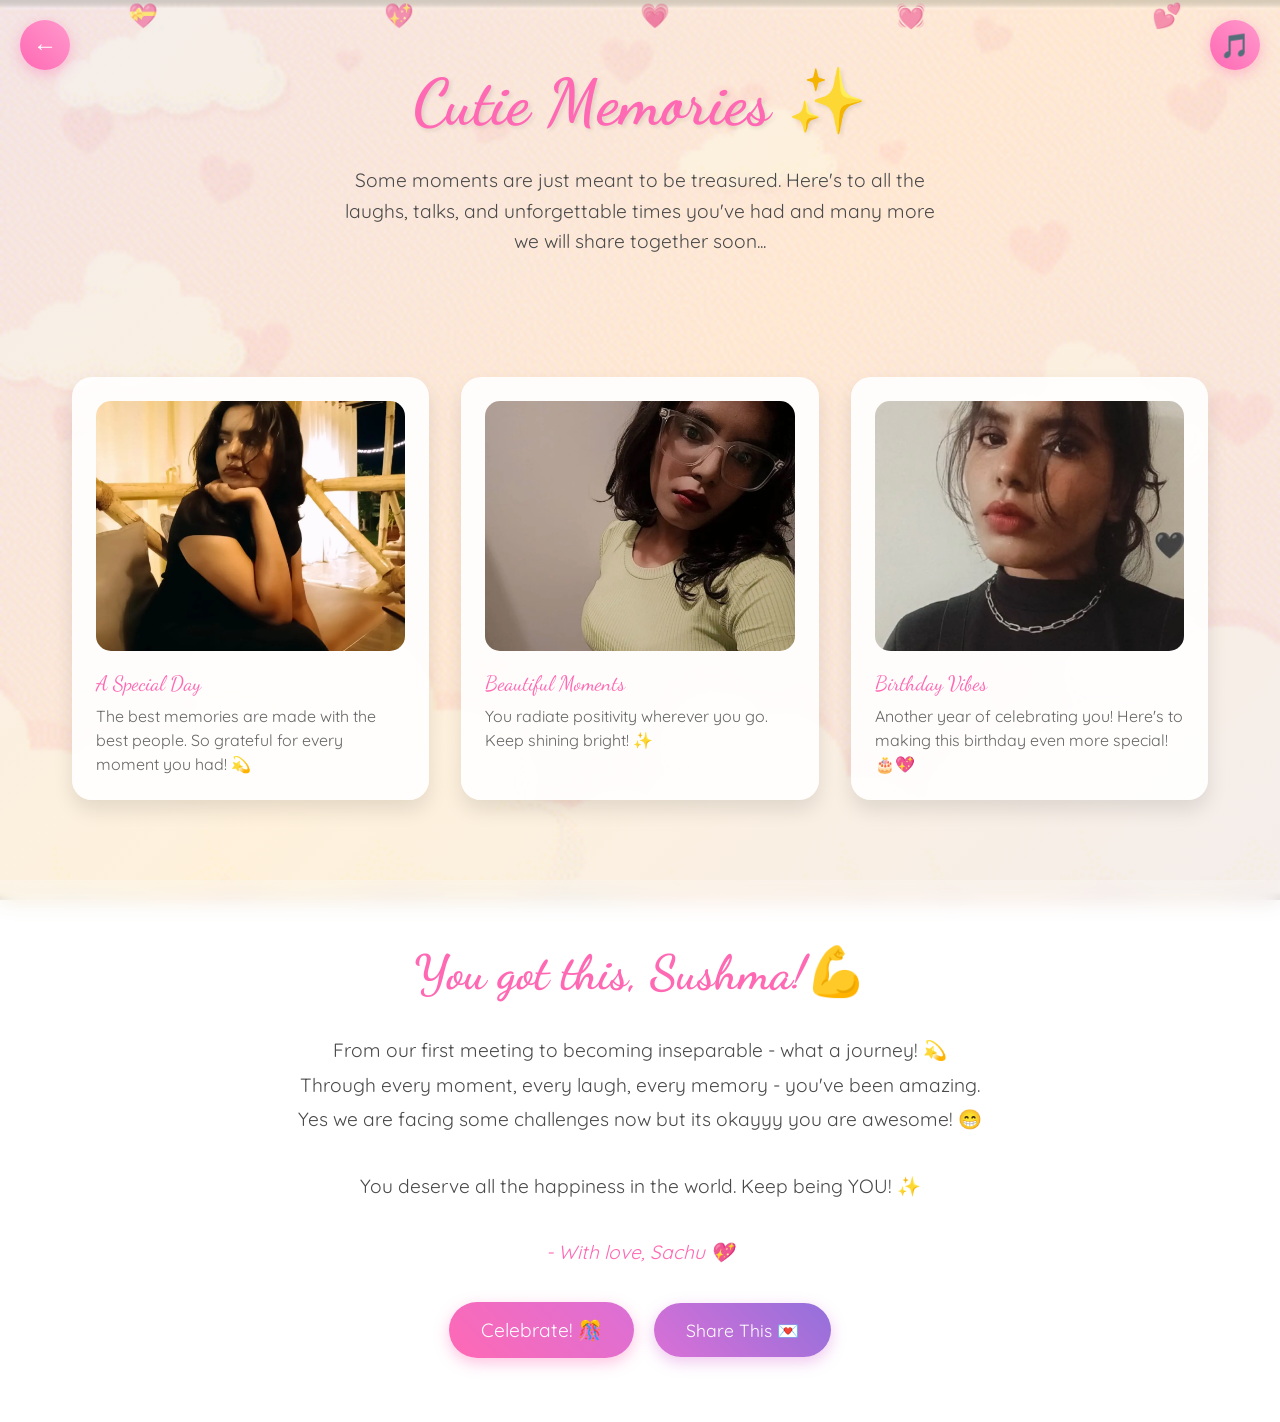
<file: Memories.html>
<!DOCTYPE html>
<html lang="en">
<head>
    <meta charset="UTF-8">
    <meta name="viewport" content="width=device-width, initial-scale=1.0">
    <!-- CUSTOMIZE: Change the title -->
    <title>Your Cutie Memories ✨</title>
    <!-- CUSTOMIZE: Change favicon -->
    <link rel="icon" type="image/png" href="favicon.png">
    <style>
        @import url('https://fonts.googleapis.com/css2?family=Dancing+Script:wght@700&family=Quicksand:wght@300;400;500;600&display=swap');

        * {
            margin: 0;
            padding: 0;
            box-sizing: border-box;
        }

        body {
            min-height: 100vh;
            background: linear-gradient(135deg,
                    rgba(255, 209, 220, 0.85) 0%,
                    rgba(230, 230, 250, 0.85) 25%,
                    rgba(255, 239, 213, 0.85) 50%,
                    rgba(230, 230, 250, 0.85) 75%,
                    rgba(255, 209, 220, 0.85) 100%),
                    url('background-movable.gif');
            background-size: 400% 400%, cover;
            background-position: center, center;
            background-attachment: fixed;
            animation: gradientFlow 15s ease infinite;
            font-family: 'Quicksand', sans-serif;
            overflow-x: hidden;
            color: #4a4a4a;
        }

        @keyframes gradientFlow {
            0% { background-position: 0% 50%; }
            50% { background-position: 100% 50%; }
            100% { background-position: 0% 50%; }
        }

        /* Floating Hearts */
        .floating-hearts {
            position: fixed;
            width: 100%;
            height: 100%;
            pointer-events: none;
            z-index: 2;
        }

        .heart {
            position: absolute;
            font-size: 1.5rem;
            color: rgba(255, 105, 180, 0.6);
            animation: floatHeart var(--float-duration, 6s) ease-in-out infinite;
            animation-delay: var(--delay, 0s);
        }

        @keyframes floatHeart {
            0% { transform: translate(0, 100vh) rotate(0deg); }
            100% { transform: translate(var(--translate-x, 0), -100vh) rotate(360deg); }
        }

        /* Welcome Section */
        .welcome {
            text-align: center;
            padding: 4rem 2rem;
            position: relative;
            z-index: 3;
        }

        .welcome h1 {
            font-family: 'Dancing Script', cursive;
            font-size: 4rem;
            /* CUSTOMIZE: Change primary color */
            color: #ff69b4;
            text-shadow: 2px 2px 4px rgba(0, 0, 0, 0.1);
            animation: fadeInScale 2s ease;
        }

        .welcome p {
            font-size: 1.2rem;
            max-width: 600px;
            margin: 1.5rem auto;
            line-height: 1.6;
            animation: fadeIn 2s ease 0.5s both;
        }

        /* Memory Cards */
        .memory-container {
            max-width: 1200px;
            margin: 0 auto;
            padding: 2rem;
            display: grid;
            grid-template-columns: repeat(auto-fit, minmax(300px, 1fr));
            gap: 2rem;
            z-index: 3;
            position: relative;
        }

        .memory-card {
            background: rgba(255, 255, 255, 0.9);
            border-radius: 20px;
            padding: 1.5rem;
            box-shadow: 0 10px 20px rgba(0, 0, 0, 0.1);
            transition: all 0.5s cubic-bezier(0.4, 0, 0.2, 1);
            position: relative;
            overflow: hidden;
        }

        .memory-card:hover {
            transform: translateY(-10px) scale(1.02);
            box-shadow: 0 15px 30px rgba(0, 0, 0, 0.15);
        }

        .memory-card::before {
            content: '';
            position: absolute;
            top: 0;
            left: 0;
            width: 100%;
            height: 100%;
            background: linear-gradient(45deg, transparent, rgba(255, 255, 255, 0.4), transparent);
            transform: translateX(-100%);
            transition: 0.5s;
        }

        .memory-card:hover::before {
            transform: translateX(100%);
        }

        .memory-img {
            width: 100%;
            height: 250px;
            object-fit: cover;
            border-radius: 15px;
            margin-bottom: 1rem;
            transition: transform 0.5s ease;
        }

        .memory-card:hover .memory-img {
            transform: scale(1.05);
        }

        .memory-date {
            font-family: 'Dancing Script', cursive;
            /* CUSTOMIZE: Change date color */
            color: #ff69b4;
            font-size: 1.3rem;
            margin-bottom: 0.5rem;
        }

        .memory-caption {
            font-size: 1rem;
            line-height: 1.5;
            color: #666;
        }

        /* Final Message Section */
        .final-message {
            text-align: center;
            padding: 4rem 2rem;
            background: rgba(255, 255, 255, 0.3);
            backdrop-filter: blur(10px);
            margin-top: 3rem;
            position: relative;
            z-index: 3;
        }

        .final-message h2 {
            font-family: 'Dancing Script', cursive;
            font-size: 3rem;
            /* CUSTOMIZE: Change color */
            color: #ff69b4;
            margin-bottom: 2rem;
            animation: heartbeat 2s infinite;
        }

        @keyframes heartbeat {
            0%, 100% { transform: scale(1); }
            50% { transform: scale(1.1); }
        }

        .final-message p {
            font-size: 1.2rem;
            max-width: 800px;
            margin: 0 auto 2rem;
            line-height: 1.8;
        }

        .goodbye-btn {
            display: inline-block;
            padding: 1rem 2rem;
            font-size: 1.2rem;
            /* CUSTOMIZE: Change button gradient */
            background: linear-gradient(45deg, #ff69b4, #da70d6);
            color: white;
            border: none;
            border-radius: 50px;
            cursor: pointer;
            text-decoration: none;
            transition: all 0.3s ease;
            box-shadow: 0 5px 15px rgba(255, 105, 180, 0.4);
            animation: float 3s infinite ease-in-out;
        }

        .goodbye-btn:hover {
            transform: translateY(-5px);
            box-shadow: 0 8px 20px rgba(255, 105, 180, 0.6);
        }

        .signature {
            font-style: italic;
            font-size: 1.3rem;
            /* CUSTOMIZE: Change signature color */
            color: #ff69b4;
            margin-top: 1rem;
        }

        @keyframes float {
            0%, 100% { transform: translateY(0); }
            50% { transform: translateY(-10px); }
        }

        @keyframes fadeInScale {
            0% { opacity: 0; transform: scale(0.8); }
            100% { opacity: 1; transform: scale(1); }
        }

        @keyframes fadeIn {
            0% { opacity: 0; }
            100% { opacity: 1; }
        }

        /* Custom Scrollbar */
        ::-webkit-scrollbar {
            width: 12px;
        }

        ::-webkit-scrollbar-track {
            background: rgba(255, 255, 255, 0.4);
        }

        ::-webkit-scrollbar-thumb {
            /* CUSTOMIZE: Change scrollbar gradient */
            background: linear-gradient(45deg, #ff69b4, #da70d6);
            border-radius: 6px;
        }

        /* Responsive Design */
        @media (max-width: 768px) {
            .welcome h1 { font-size: 3rem; }
            .memory-container { grid-template-columns: 1fr; }
            .final-message h2 { font-size: 2.5rem; }
        }

        /* Music Toggle Button */
        .music-toggle {
            position: fixed;
            top: 20px;
            right: 20px;
            width: 50px;
            height: 50px;
            /* CUSTOMIZE: Change music button gradient */
            background: linear-gradient(45deg, #ff69b4, #ff99cc);
            border-radius: 50%;
            display: flex;
            align-items: center;
            justify-content: center;
            cursor: pointer;
            z-index: 1000;
            box-shadow: 0 4px 15px rgba(255, 105, 180, 0.4);
            transition: transform 0.3s, box-shadow 0.3s;
        }

        .music-toggle:hover {
            transform: scale(1.1);
            box-shadow: 0 6px 20px rgba(255, 105, 180, 0.6);
        }

        .music-toggle.playing {
            animation: musicPulse 1s ease-in-out infinite;
        }

        .music-icon {
            font-size: 1.5rem;
        }

        @keyframes musicPulse {
            0%, 100% { transform: scale(1); }
            50% { transform: scale(1.1); }
        }

        /* Back Button */
        .back-btn {
            position: fixed;
            top: 20px;
            left: 20px;
            width: 50px;
            height: 50px;
            /* CUSTOMIZE: Change back button gradient */
            background: linear-gradient(45deg, #ff69b4, #ff99cc);
            border-radius: 50%;
            display: flex;
            align-items: center;
            justify-content: center;
            cursor: pointer;
            z-index: 1000;
            box-shadow: 0 4px 15px rgba(255, 105, 180, 0.4);
            transition: transform 0.3s, box-shadow 0.3s;
            text-decoration: none;
            color: white;
            font-size: 1.5rem;
            font-weight: bold;
        }

        .back-btn:hover {
            transform: scale(1.1);
            box-shadow: 0 6px 20px rgba(255, 105, 180, 0.6);
        }

        /* Share Button */
        .share-btn {
            display: inline-block;
            padding: 1rem 2rem;
            font-size: 1.1rem;
            /* CUSTOMIZE: Change share button gradient */
            background: linear-gradient(45deg, #da70d6, #9370db);
            color: white;
            border: none;
            border-radius: 50px;
            cursor: pointer;
            margin-left: 1rem;
            transition: all 0.3s ease;
            box-shadow: 0 5px 15px rgba(218, 112, 214, 0.4);
            font-family: 'Quicksand', sans-serif;
        }

        .share-btn:hover {
            transform: translateY(-5px);
            box-shadow: 0 8px 20px rgba(218, 112, 214, 0.6);
        }
    </style>
</head>

<body>
    <audio id="bgMusic" loop>
        <source src="hbd.mp3" type="audio/mpeg">
    </audio>
    <div class="music-toggle" id="musicToggle" title="Toggle Music">
        <span class="music-icon">🎵</span>
    </div>
    <a href="timeline.html" class="back-btn" title="Go Back">←</a>

    <div class="floating-hearts">
        <div class="heart" style="--float-duration: 6s; --delay: 0s; --translate-x: 20px; left: 10%;">💝</div>
        <div class="heart" style="--float-duration: 8s; --delay: 1s; --translate-x: -30px; left: 30%;">💖</div>
        <div class="heart" style="--float-duration: 7s; --delay: 2s; --translate-x: 40px; left: 50%;">💗</div>
        <div class="heart" style="--float-duration: 9s; --delay: 3s; --translate-x: -20px; left: 70%;">💓</div>
        <div class="heart" style="--float-duration: 5s; --delay: 4s; --translate-x: 30px; left: 90%;">💕</div>
    </div>

    <section class="welcome">
        <!-- CUSTOMIZE: Change the title -->
        <h1>Cutie Memories ✨</h1>
        <!-- CUSTOMIZE: Change the description -->
        <p>Some moments are just meant to be treasured. Here's to all the laughs, talks, and unforgettable times you've had and many more we will share together soon...</p>
    </section>

    <div class="memory-container">
        <!-- CUSTOMIZE: Add your photos and captions -->
        <!-- Copy and paste memory-card blocks for more memories -->

        <div class="memory-card">
            <img src="4.jpeg" alt="Memory 1" class="memory-img">
            <!-- CUSTOMIZE: Change date/title -->
            <div class="memory-date">A Special Day</div>
            <!-- CUSTOMIZE: Change caption -->
            <div class="memory-caption">The best memories are made with the best people. So grateful for every moment you had! 💫</div>
        </div>

        <div class="memory-card">
            <img src="5.jpeg" alt="Memory 2" class="memory-img">
            <div class="memory-date">Beautiful Moments</div>
            <div class="memory-caption">You radiate positivity wherever you go. Keep shining bright! ✨</div>
        </div>

        <div class="memory-card">
            <img src="6.jpeg" alt="Memory 3" class="memory-img">
            <div class="memory-date">Birthday Vibes</div>
            <div class="memory-caption">Another year of celebrating you! Here's to making this birthday even more special! 🎂💖</div>
        </div>
    </div>

    <section class="final-message">
        <!-- CUSTOMIZE: Change name and age -->
        <h2>You got this, Sushma!💪</h2>
        <!-- CUSTOMIZE: Change the message -->
        <p>From our first meeting to becoming inseparable - what a journey! 💫<br>
            Through every moment, every laugh, every memory - you've been amazing.<br>
            Yes we are facing some challenges now but its okayyy you are awesome! 😁</p>
        <p>You deserve all the happiness in the world. Keep being YOU! ✨</p>
        <!-- CUSTOMIZE: Change your name -->
        <p class="signature">- With love, Sachu 💖</p>
        <a href="#" class="goodbye-btn" onclick="celebrate()">Celebrate! 🎊</a>
        <button class="share-btn" onclick="shareWebsite()">Share This 💌</button>
    </section>

    <!-- Confetti Canvas -->
    <canvas id="confetti-canvas" style="position: fixed; top: 0; left: 0; width: 100%; height: 100%; pointer-events: none; z-index: 9999;"></canvas>

    <script>
        // Music control
        const bgMusic = document.getElementById('bgMusic');
        const musicToggle = document.getElementById('musicToggle');
        const musicIcon = musicToggle.querySelector('.music-icon');

        function toggleMusic() {
            if (bgMusic.paused) {
                bgMusic.play();
                musicToggle.classList.add('playing');
                musicIcon.textContent = '🎵';
                localStorage.setItem('musicPlaying', 'true');
            } else {
                bgMusic.pause();
                musicToggle.classList.remove('playing');
                musicIcon.textContent = '🔇';
                localStorage.setItem('musicPlaying', 'false');
            }
        }

        musicToggle.addEventListener('click', toggleMusic);

        if (localStorage.getItem('musicPlaying') === 'true') {
            bgMusic.play().then(() => {
                musicToggle.classList.add('playing');
                musicIcon.textContent = '🎵';
            }).catch(() => {
                musicIcon.textContent = '🔇';
            });
        }

        // Confetti Animation
        const canvas = document.getElementById('confetti-canvas');
        const ctx = canvas.getContext('2d');
        let confettiPieces = [];
        let animationId;

        function resizeCanvas() {
            canvas.width = window.innerWidth;
            canvas.height = window.innerHeight;
        }
        resizeCanvas();
        window.addEventListener('resize', resizeCanvas);

        class Confetti {
            constructor() {
                this.x = Math.random() * canvas.width;
                this.y = Math.random() * canvas.height - canvas.height;
                this.size = Math.random() * 10 + 5;
                this.speedY = Math.random() * 3 + 2;
                this.speedX = Math.random() * 2 - 1;
                this.color = ['#ff69b4', '#ffd700', '#87ceeb', '#98fb98', '#dda0dd', '#f0e68c', '#ff6347'][Math.floor(Math.random() * 7)];
                this.rotation = Math.random() * 360;
                this.rotationSpeed = Math.random() * 10 - 5;
            }

            update() {
                this.y += this.speedY;
                this.x += this.speedX;
                this.rotation += this.rotationSpeed;
            }

            draw() {
                ctx.save();
                ctx.translate(this.x, this.y);
                ctx.rotate(this.rotation * Math.PI / 180);
                ctx.fillStyle = this.color;
                ctx.fillRect(-this.size / 2, -this.size / 2, this.size, this.size / 2);
                ctx.restore();
            }
        }

        function createConfetti() {
            for (let i = 0; i < 150; i++) {
                confettiPieces.push(new Confetti());
            }
        }

        function animateConfetti() {
            ctx.clearRect(0, 0, canvas.width, canvas.height);

            confettiPieces.forEach((piece, index) => {
                piece.update();
                piece.draw();

                if (piece.y > canvas.height) {
                    confettiPieces.splice(index, 1);
                }
            });

            if (confettiPieces.length > 0) {
                animationId = requestAnimationFrame(animateConfetti);
            }
        }

        function celebrate() {
            event.preventDefault();
            createConfetti();
            animateConfetti();

            setTimeout(() => { createConfetti(); }, 500);
            setTimeout(() => { createConfetti(); }, 1000);
        }

        // Share function - CUSTOMIZE: Update the share message
        function shareWebsite() {
            const shareData = {
                title: 'Chill out and Relax!',
                text: 'Check out this special wish! 💖',
                url: window.location.href
            };

            if (navigator.share) {
                navigator.share(shareData)
                    .catch((err) => console.log('Share cancelled'));
            } else {
                navigator.clipboard.writeText(window.location.href).then(() => {
                    alert('Link copied to clipboard! 💖');
                }).catch(() => {
                    alert('Share this link: ' + window.location.href);
                });
            }
        }
    </script>
</body>
</html>
</file>
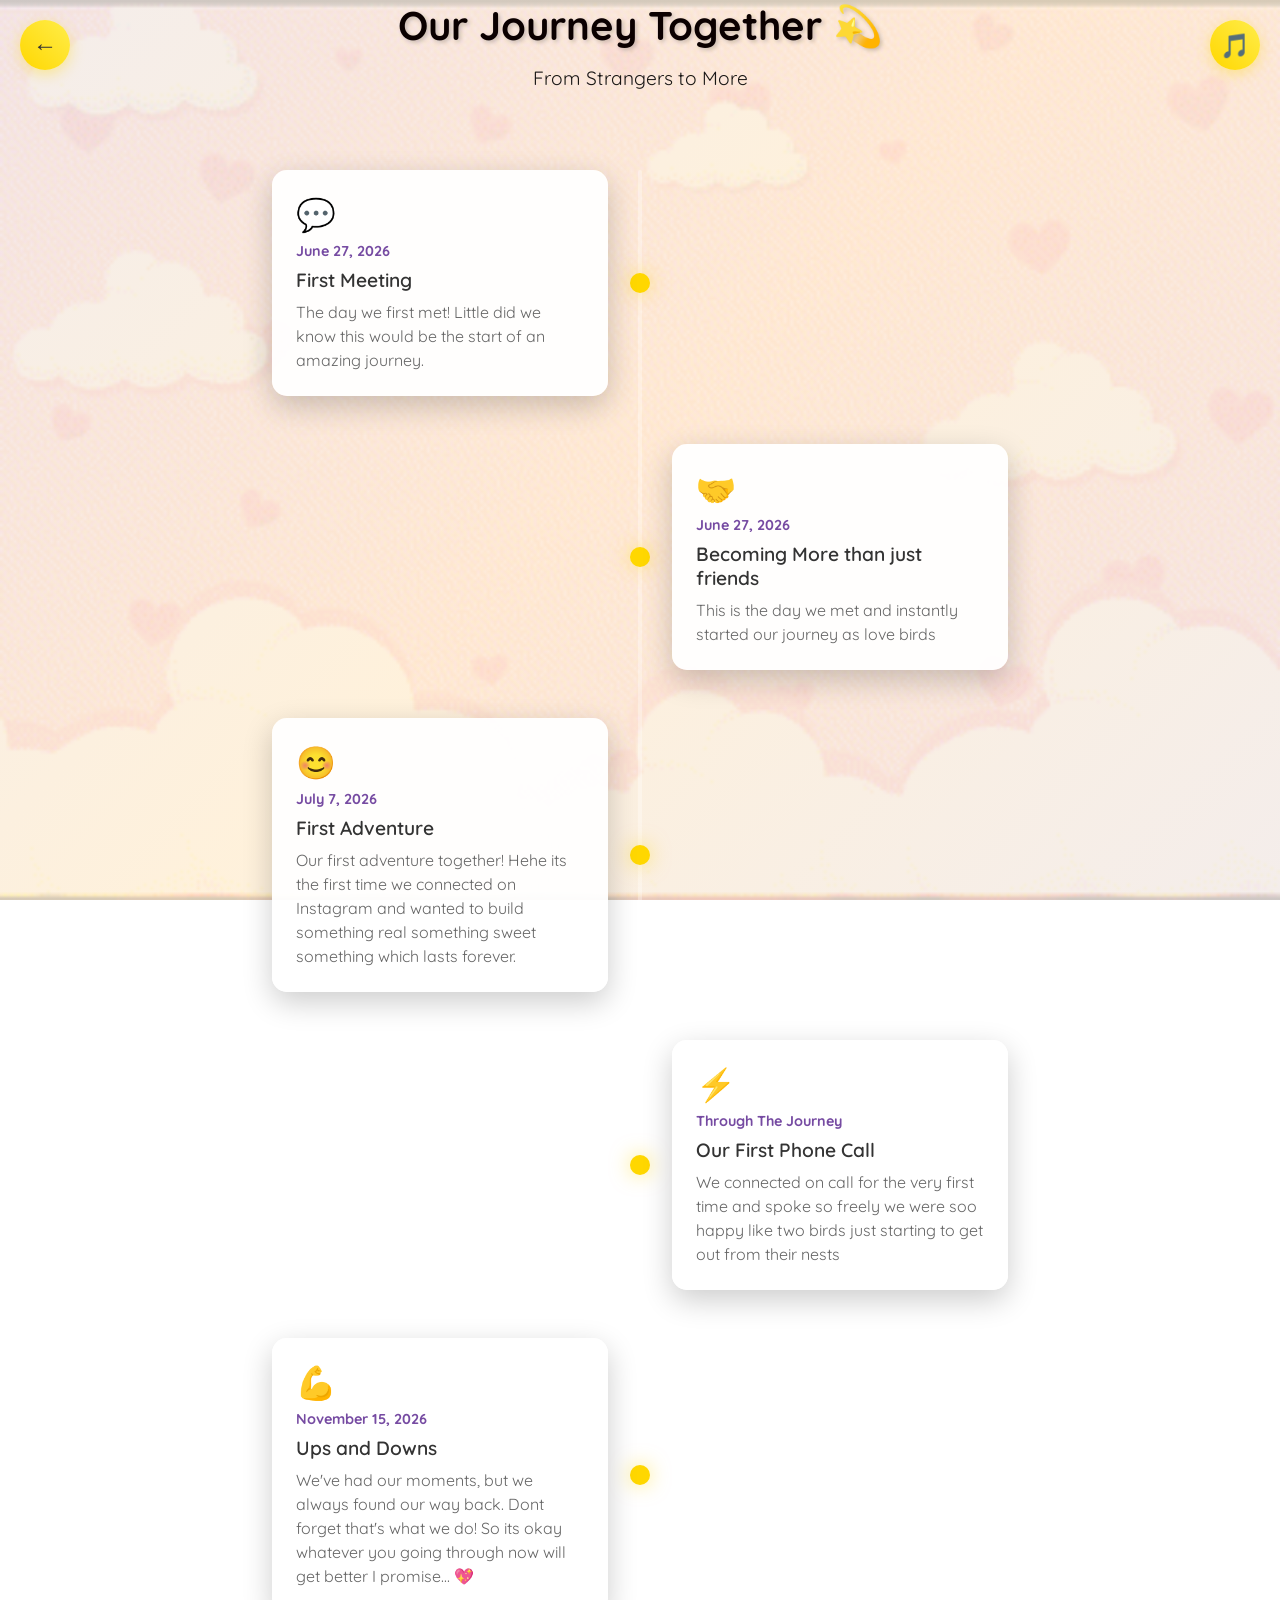
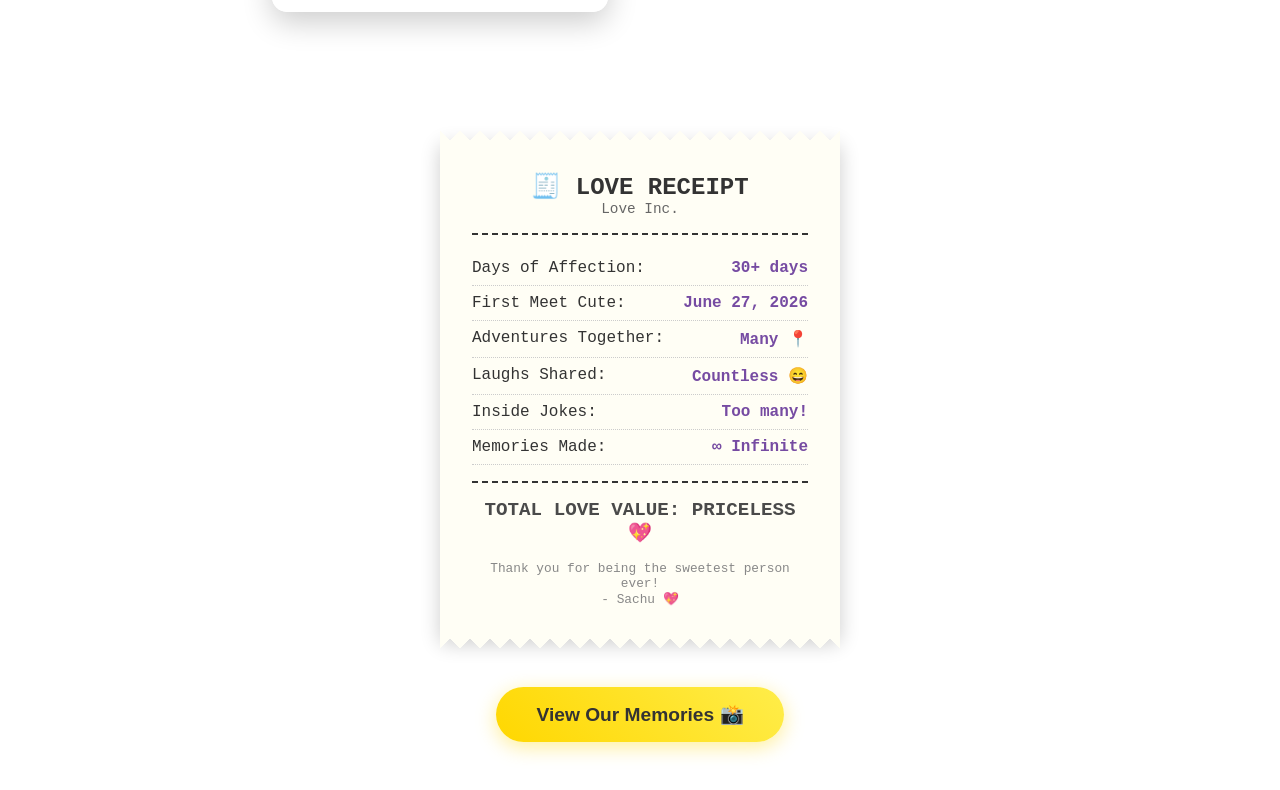
<file: Timeline.html>
<!DOCTYPE html>
<html lang="en">
<head>
    <meta charset="UTF-8">
    <meta name="viewport" content="width=device-width, initial-scale=1.0">
    <!-- CUSTOMIZE: Change the title -->
    <title>Our Journey 💫</title>
    <!-- CUSTOMIZE: Change favicon -->
    <link rel="icon" type="image/png" href="favicon.png">
    <script src="https://cdnjs.cloudflare.com/ajax/libs/gsap/3.12.2/gsap.min.js"></script>
    <link href="https://fonts.googleapis.com/css2?family=Quicksand:wght@400;500;600;700&display=swap" rel="stylesheet">
    <style>
        * {
            margin: 0;
            padding: 0;
            box-sizing: border-box;
        }

        body {
            min-height: 100vh;
            background: linear-gradient(135deg,
                    rgba(255, 209, 220, 0.85) 0%,
                    rgba(230, 230, 250, 0.85) 25%,
                    rgba(255, 239, 213, 0.85) 50%,
                    rgba(230, 230, 250, 0.85) 75%,
                    rgba(255, 209, 220, 0.85) 100%),
                    url('background-movable.gif');
            background-size: 400% 400%, cover;
            background-position: center, center;
            background-attachment: fixed;
            animation: gradientFlow 15s ease infinite;
            font-family: 'Quicksand', sans-serif;
            overflow-x: hidden;
            color: #4a4a4a;
        }

        .page-title {
            text-align: center;
            color: rgb(11, 0, 0);
            font-size: 2.5rem;
            margin-bottom: 1rem;
            text-shadow: 2px 2px 4px rgba(0,0,0,0.2);
        }

        .page-subtitle {
            text-align: center;
            color: rgba(0, 0, 0, 0.9);
            font-size: 1.2rem;
            margin-bottom: 3rem;
        }

        .timeline {
            max-width: 800px;
            margin: 0 auto;
            position: relative;
            padding: 2rem 0;
        }

        .timeline::before {
            content: '';
            position: absolute;
            left: 50%;
            transform: translateX(-50%);
            width: 4px;
            height: 100%;
            background: rgba(255,255,255,0.3);
            border-radius: 2px;
        }

        .timeline-item {
            display: flex;
            justify-content: flex-end;
            padding-right: 50%;
            position: relative;
            margin-bottom: 3rem;
            opacity: 0;
            transform: translateX(-50px);
        }

        .timeline-item:nth-child(even) {
            justify-content: flex-start;
            padding-right: 0;
            padding-left: 50%;
            transform: translateX(50px);
        }

        .timeline-item.visible {
            opacity: 1;
            transform: translateX(0);
            transition: all 0.6s ease;
        }

        .timeline-content {
            background: rgba(255,255,255,0.95);
            padding: 1.5rem;
            border-radius: 15px;
            max-width: 350px;
            margin: 0 2rem;
            box-shadow: 0 10px 30px rgba(0,0,0,0.2);
            position: relative;
        }

        .timeline-dot {
            position: absolute;
            width: 20px;
            height: 20px;
            background: #ffd700;
            border-radius: 50%;
            top: 50%;
            transform: translateY(-50%);
            box-shadow: 0 0 20px rgba(255,215,0,0.5);
        }

        .timeline-item:nth-child(odd) .timeline-dot {
            right: calc(50% - 10px);
        }

        .timeline-item:nth-child(even) .timeline-dot {
            left: calc(50% - 10px);
        }

        .timeline-date {
            font-size: 0.9rem;
            /* CUSTOMIZE: Change date color */
            color: #764ba2;
            font-weight: 700;
            margin-bottom: 0.5rem;
        }

        .timeline-title {
            font-size: 1.2rem;
            color: #333;
            font-weight: 600;
            margin-bottom: 0.5rem;
        }

        .timeline-desc {
            font-size: 1rem;
            color: #666;
            line-height: 1.5;
        }

        .timeline-emoji {
            font-size: 2rem;
            margin-bottom: 0.5rem;
        }

        /* Friendship Receipt */
        .receipt-container {
            max-width: 400px;
            margin: 3rem auto;
            background: #fffef5;
            padding: 2rem;
            border-radius: 5px;
            box-shadow: 0 5px 20px rgba(0,0,0,0.2);
            font-family: 'Courier New', monospace;
            position: relative;
        }

        .receipt-container::before,
        .receipt-container::after {
            content: '';
            position: absolute;
            left: 0;
            right: 0;
            height: 20px;
            background: linear-gradient(45deg, transparent 33.33%, #fffef5 33.33%, #fffef5 66.66%, transparent 66.66%),
                        linear-gradient(-45deg, transparent 33.33%, #fffef5 33.33%, #fffef5 66.66%, transparent 66.66%);
            background-size: 20px 40px;
        }

        .receipt-container::before {
            top: -10px;
        }

        .receipt-container::after {
            bottom: -10px;
            transform: rotate(180deg);
        }

        .receipt-header {
            text-align: center;
            border-bottom: 2px dashed #333;
            padding-bottom: 1rem;
            margin-bottom: 1rem;
        }

        .receipt-title {
            font-size: 1.5rem;
            font-weight: bold;
            color: #333;
        }

        .receipt-subtitle {
            font-size: 0.9rem;
            color: #666;
        }

        .receipt-row {
            display: flex;
            justify-content: space-between;
            padding: 0.5rem 0;
            border-bottom: 1px dotted #ccc;
        }

        .receipt-label {
            color: #333;
        }

        .receipt-value {
            /* CUSTOMIZE: Change value color */
            color: #764ba2;
            font-weight: bold;
        }

        .receipt-total {
            margin-top: 1rem;
            padding-top: 1rem;
            border-top: 2px dashed #333;
            text-align: center;
            font-size: 1.2rem;
        }

        .receipt-footer {
            text-align: center;
            margin-top: 1rem;
            font-size: 0.8rem;
            color: #888;
        }

        .next-btn {
            display: block;
            margin: 3rem auto;
            padding: 1rem 2.5rem;
            font-size: 1.2rem;
            background: linear-gradient(45deg, #ffd700, #ffed4a);
            border: none;
            border-radius: 50px;
            color: #333;
            font-weight: bold;
            cursor: pointer;
            box-shadow: 0 5px 20px rgba(255,215,0,0.4);
            transition: transform 0.3s, box-shadow 0.3s;
        }

        .next-btn:hover {
            transform: translateY(-3px);
            box-shadow: 0 8px 25px rgba(255,215,0,0.6);
        }

        /* Music Toggle */
        .music-toggle {
            position: fixed;
            top: 20px;
            right: 20px;
            width: 50px;
            height: 50px;
            background: linear-gradient(45deg, #ffd700, #ffed4a);
            border-radius: 50%;
            display: flex;
            align-items: center;
            justify-content: center;
            cursor: pointer;
            z-index: 1000;
            box-shadow: 0 4px 15px rgba(255, 215, 0, 0.4);
            transition: transform 0.3s;
        }

        .music-toggle:hover {
            transform: scale(1.1);
        }

        .music-toggle.playing {
            animation: pulse 1s ease-in-out infinite;
        }

        .music-icon {
            font-size: 1.5rem;
        }

        @keyframes pulse {
            0%, 100% { transform: scale(1); }
            50% { transform: scale(1.1); }
        }

        /* Back Button */
        .back-btn {
            position: fixed;
            top: 20px;
            left: 20px;
            width: 50px;
            height: 50px;
            background: linear-gradient(45deg, #ffd700, #ffed4a);
            border-radius: 50%;
            display: flex;
            align-items: center;
            justify-content: center;
            cursor: pointer;
            z-index: 1000;
            box-shadow: 0 4px 15px rgba(255, 215, 0, 0.4);
            transition: transform 0.3s, box-shadow 0.3s;
            text-decoration: none;
            color: #333;
            font-size: 1.5rem;
            font-weight: bold;
        }

        .back-btn:hover {
            transform: scale(1.1);
            box-shadow: 0 6px 20px rgba(255, 215, 0, 0.6);
        }

        @media (max-width: 768px) {
            .timeline::before {
                left: 20px;
            }

            .timeline-item,
            .timeline-item:nth-child(even) {
                padding-left: 50px;
                padding-right: 0;
                justify-content: flex-start;
            }

            .timeline-item:nth-child(odd) .timeline-dot,
            .timeline-item:nth-child(even) .timeline-dot {
                left: 10px;
                right: auto;
            }

            .page-title {
                font-size: 1.8rem;
            }
        }
    </style>
</head>
<body>
    <audio id="bgMusic" loop>
        <source src="hbd.mp3" type="audio/mpeg">
    </audio>
    <div class="music-toggle" id="musicToggle" title="Toggle Music">
        <span class="music-icon">🎵</span>
    </div>
    <a href="wishes.html" class="back-btn" title="Go Back">←</a>

    <!-- CUSTOMIZE: Change the title and subtitle -->
    <h1 class="page-title">Our Journey Together 💫</h1>
    <p class="page-subtitle">From Strangers to More</p>

    <div class="timeline">
        <!-- CUSTOMIZE: Add your timeline events here -->
        <!-- Copy and paste timeline-item blocks for more events -->

        <div class="timeline-item">
            <div class="timeline-dot"></div>
            <div class="timeline-content">
                <div class="timeline-emoji">💬</div>
                <!-- CUSTOMIZE: Change date -->
                <div class="timeline-date">June 27, 2026</div>
                <!-- CUSTOMIZE: Change title -->
                <div class="timeline-title">First Meeting</div>
                <!-- CUSTOMIZE: Change description -->
                <div class="timeline-desc">The day we first met! Little did we know this would be the start of an amazing journey.</div>
            </div>
        </div>

        <div class="timeline-item">
            <div class="timeline-dot"></div>
            <div class="timeline-content">
                <div class="timeline-emoji">🤝</div>
                <div class="timeline-date">June 27, 2026</div>
                <div class="timeline-title">Becoming More than just friends</div>
                <div class="timeline-desc">This is the day we met and instantly started our journey as love birds</div>
            </div>
        </div>

        <div class="timeline-item">
            <div class="timeline-dot"></div>
            <div class="timeline-content">
                <div class="timeline-emoji">😊</div>
                <div class="timeline-date">July 7, 2026</div>
                <div class="timeline-title">First Adventure</div>
                <div class="timeline-desc">Our first adventure together! Hehe its the first time we connected on Instagram and wanted to build something real something sweet something which lasts forever.</div>
            </div>
        </div>

        <div class="timeline-item">
            <div class="timeline-dot"></div>
            <div class="timeline-content">
                <div class="timeline-emoji">⚡</div>
                <div class="timeline-date">Through The Journey</div>
                <div class="timeline-title">Our First Phone Call</div>
                <div class="timeline-desc">We connected on call for the very first time and spoke so freely we were soo happy like two birds just starting to get out from their nests</div>
            </div>
        </div>

        <div class="timeline-item">
            <div class="timeline-dot"></div>
            <div class="timeline-content">
                <div class="timeline-emoji">💪</div>
                <!-- CUSTOMIZE: Change to their birthday date -->
                <div class="timeline-date">November 15, 2026</div>
                <div class="timeline-title">Ups and Downs</div>
                <!-- CUSTOMIZE: Update the message -->
                <div class="timeline-desc">We've had our moments, but we always found our way back. Dont forget that's what we do! So its okay whatever you going through now will get better I promise... 💖</div>
            </div>
        </div>
    </div>

    <!-- Friendship Receipt - CUSTOMIZE all values -->
    <div class="receipt-container">
        <div class="receipt-header">
            <div class="receipt-title">🧾 LOVE RECEIPT</div>
            <!-- CUSTOMIZE: Change subtitle -->
            <div class="receipt-subtitle">Love Inc.</div>
        </div>
        <div class="receipt-row">
            <span class="receipt-label">Days of Affection:</span>
            <!-- CUSTOMIZE: Update value -->
            <span class="receipt-value">30+ days</span>
        </div>
        <div class="receipt-row">
            <span class="receipt-label">First Meet Cute:</span>
            <!-- CUSTOMIZE: Update date -->
            <span class="receipt-value">June 27, 2026</span>
        </div>
        <div class="receipt-row">
            <span class="receipt-label">Adventures Together:</span>
            <span class="receipt-value">Many 📍</span>
        </div>
        <div class="receipt-row">
            <span class="receipt-label">Laughs Shared:</span>
            <span class="receipt-value">Countless 😄</span>
        </div>
        <div class="receipt-row">
            <span class="receipt-label">Inside Jokes:</span>
            <span class="receipt-value">Too many!</span>
        </div>
        <div class="receipt-row">
            <span class="receipt-label">Memories Made:</span>
            <span class="receipt-value">∞ Infinite</span>
        </div>
        <div class="receipt-total">
            <strong>TOTAL LOVE VALUE: PRICELESS 💖</strong>
        </div>
        <div class="receipt-footer">
            Thank you for being the sweetest person ever!<br>
            <!-- CUSTOMIZE: Change your name -->
            - Sachu 💖
        </div>
    </div>

    <button class="next-btn" onclick="goToMemories()">View Our Memories 📸</button>

    <script>
        // Music Control
        const bgMusic = document.getElementById('bgMusic');
        const musicToggle = document.getElementById('musicToggle');
        const musicIcon = musicToggle.querySelector('.music-icon');

        function toggleMusic() {
            if (bgMusic.paused) {
                bgMusic.play();
                musicToggle.classList.add('playing');
                musicIcon.textContent = '🎵';
                localStorage.setItem('musicPlaying', 'true');
            } else {
                bgMusic.pause();
                musicToggle.classList.remove('playing');
                musicIcon.textContent = '🔇';
                localStorage.setItem('musicPlaying', 'false');
            }
        }

        musicToggle.addEventListener('click', toggleMusic);

        if (localStorage.getItem('musicPlaying') === 'true') {
            bgMusic.play().then(() => {
                musicToggle.classList.add('playing');
                musicIcon.textContent = '🎵';
            }).catch(() => {
                musicIcon.textContent = '🔇';
            });
        }

        // Timeline animation on scroll
        const timelineItems = document.querySelectorAll('.timeline-item');

        const observer = new IntersectionObserver((entries) => {
            entries.forEach(entry => {
                if (entry.isIntersecting) {
                    entry.target.classList.add('visible');
                }
            });
        }, { threshold: 0.3 });

        timelineItems.forEach(item => observer.observe(item));

        // Initial animation for visible items
        setTimeout(() => {
            timelineItems.forEach((item, index) => {
                setTimeout(() => {
                    item.classList.add('visible');
                }, index * 200);
            });
        }, 500);

        // Navigation
        function goToMemories() {
            gsap.to('body', {
                opacity: 0,
                duration: 0.8,
                onComplete: () => {
                    window.location.href = 'memories.html';
                }
            });
        }
    </script>
</body>
</html>
</file>
